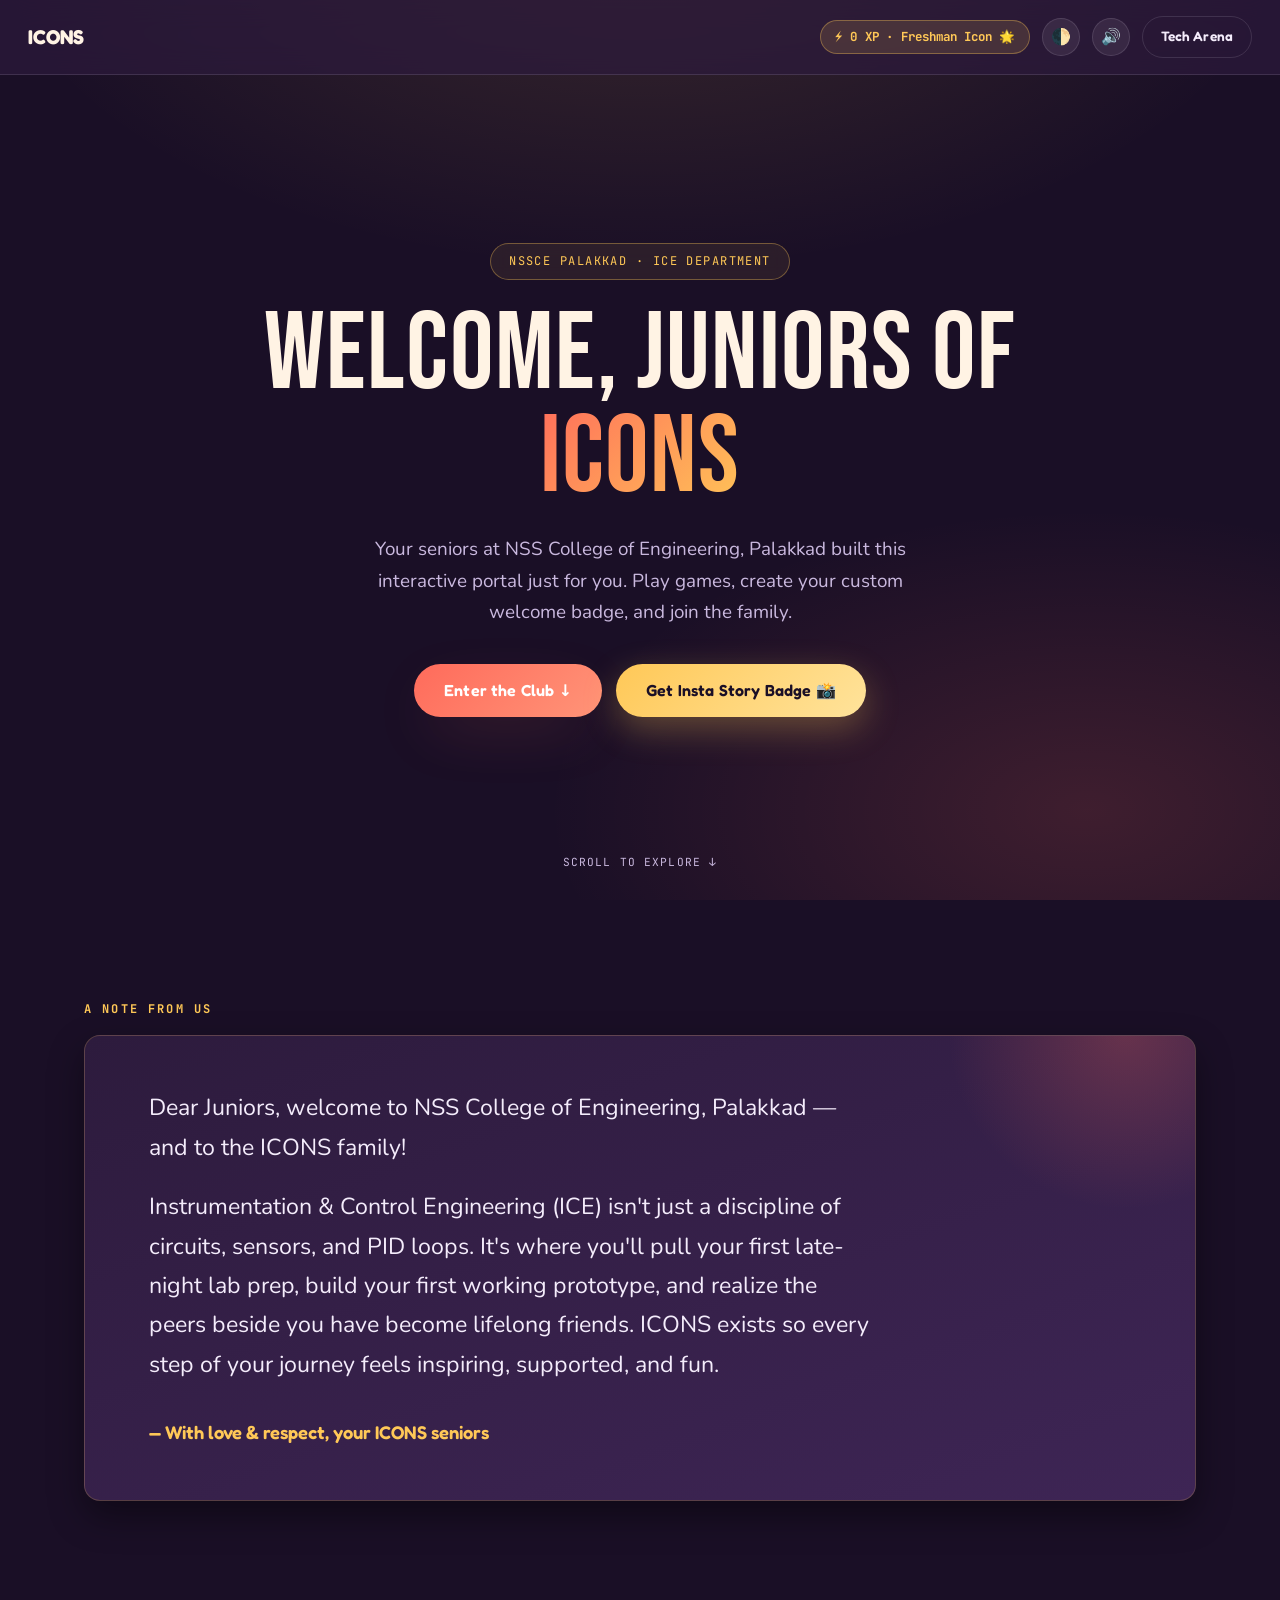
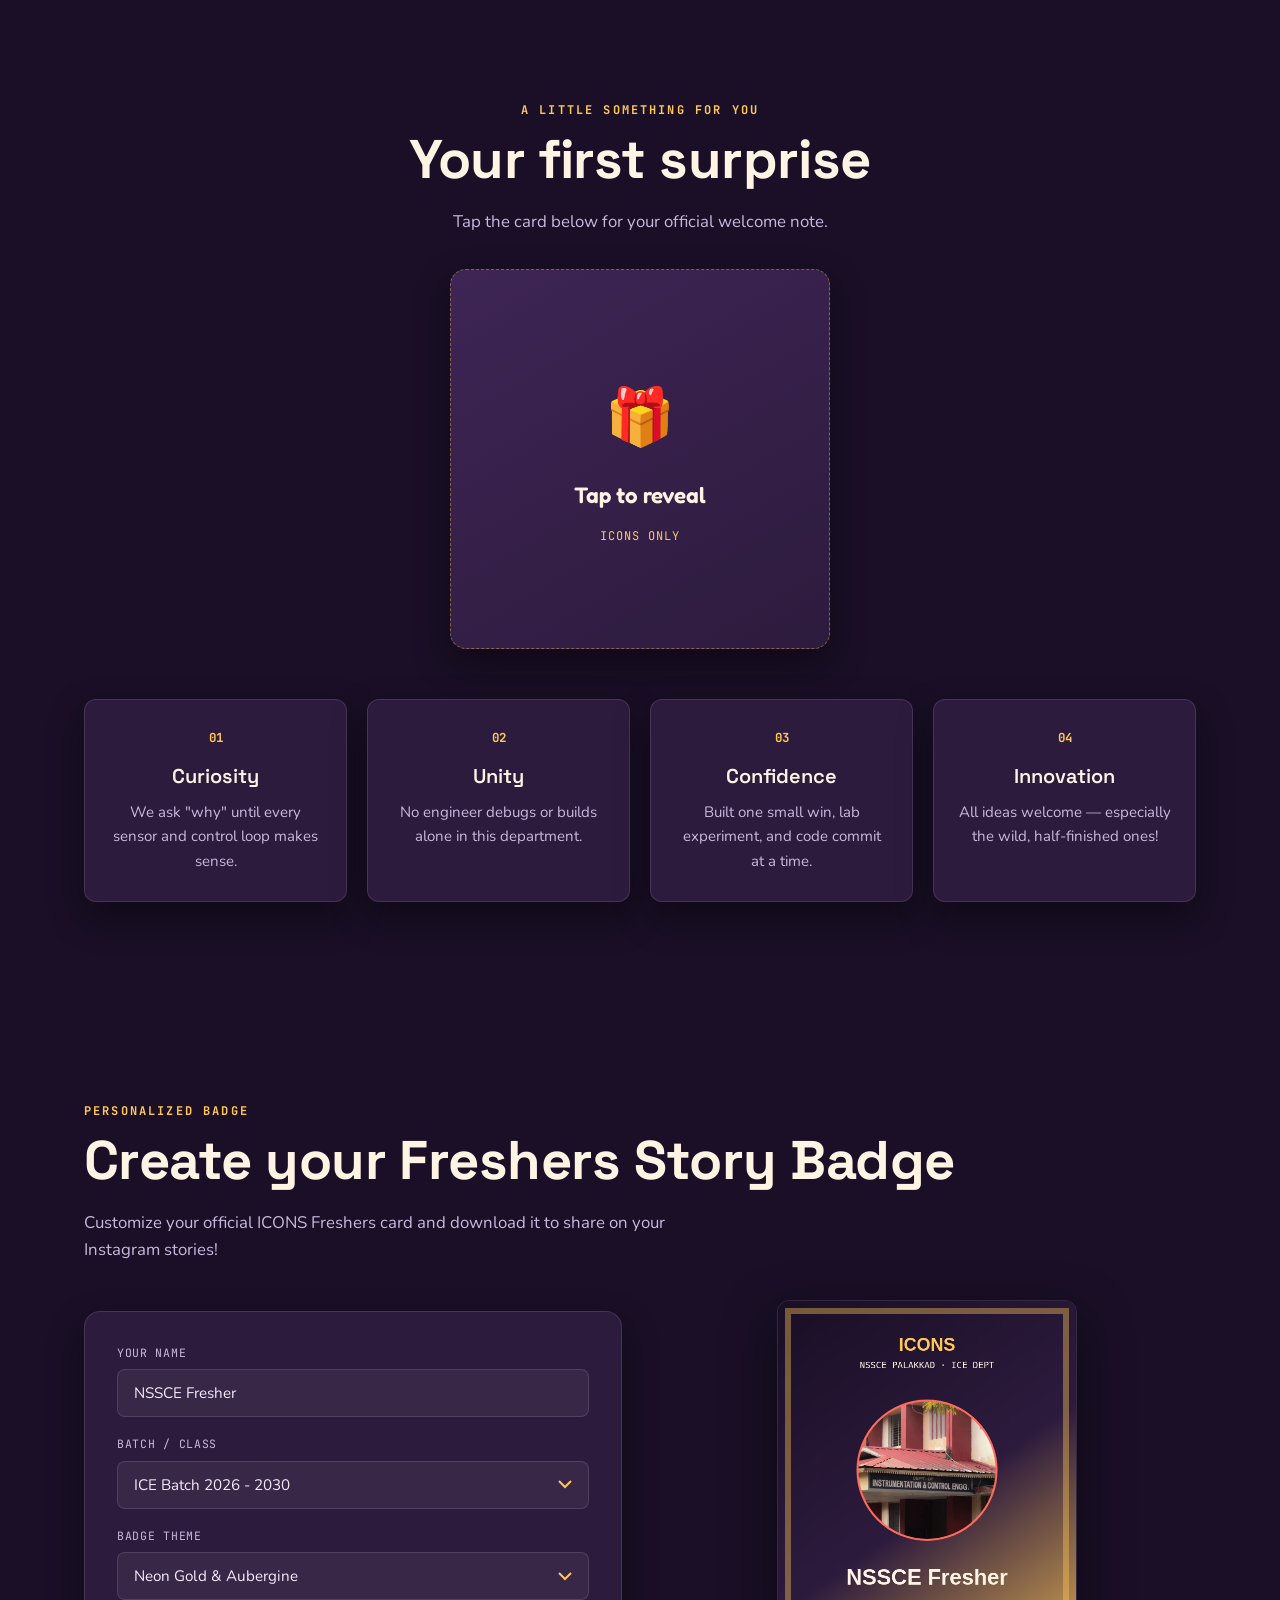
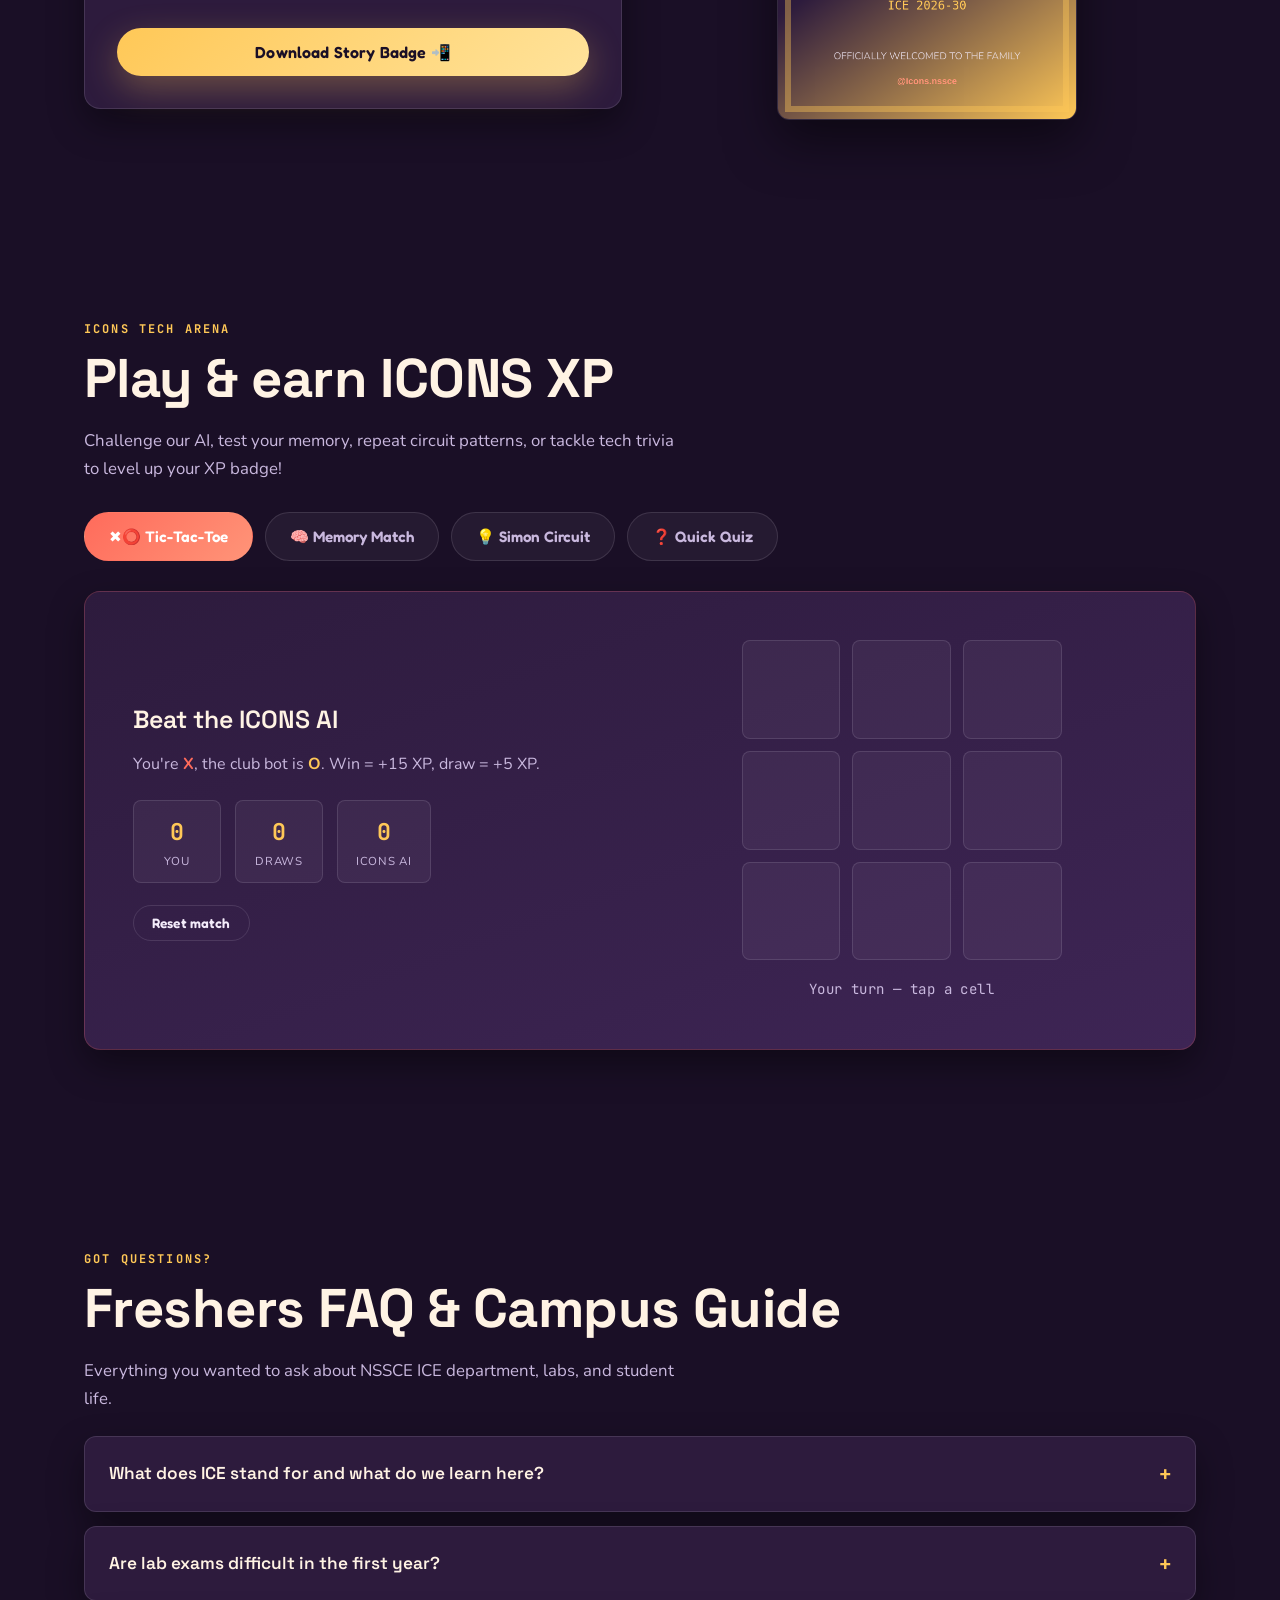
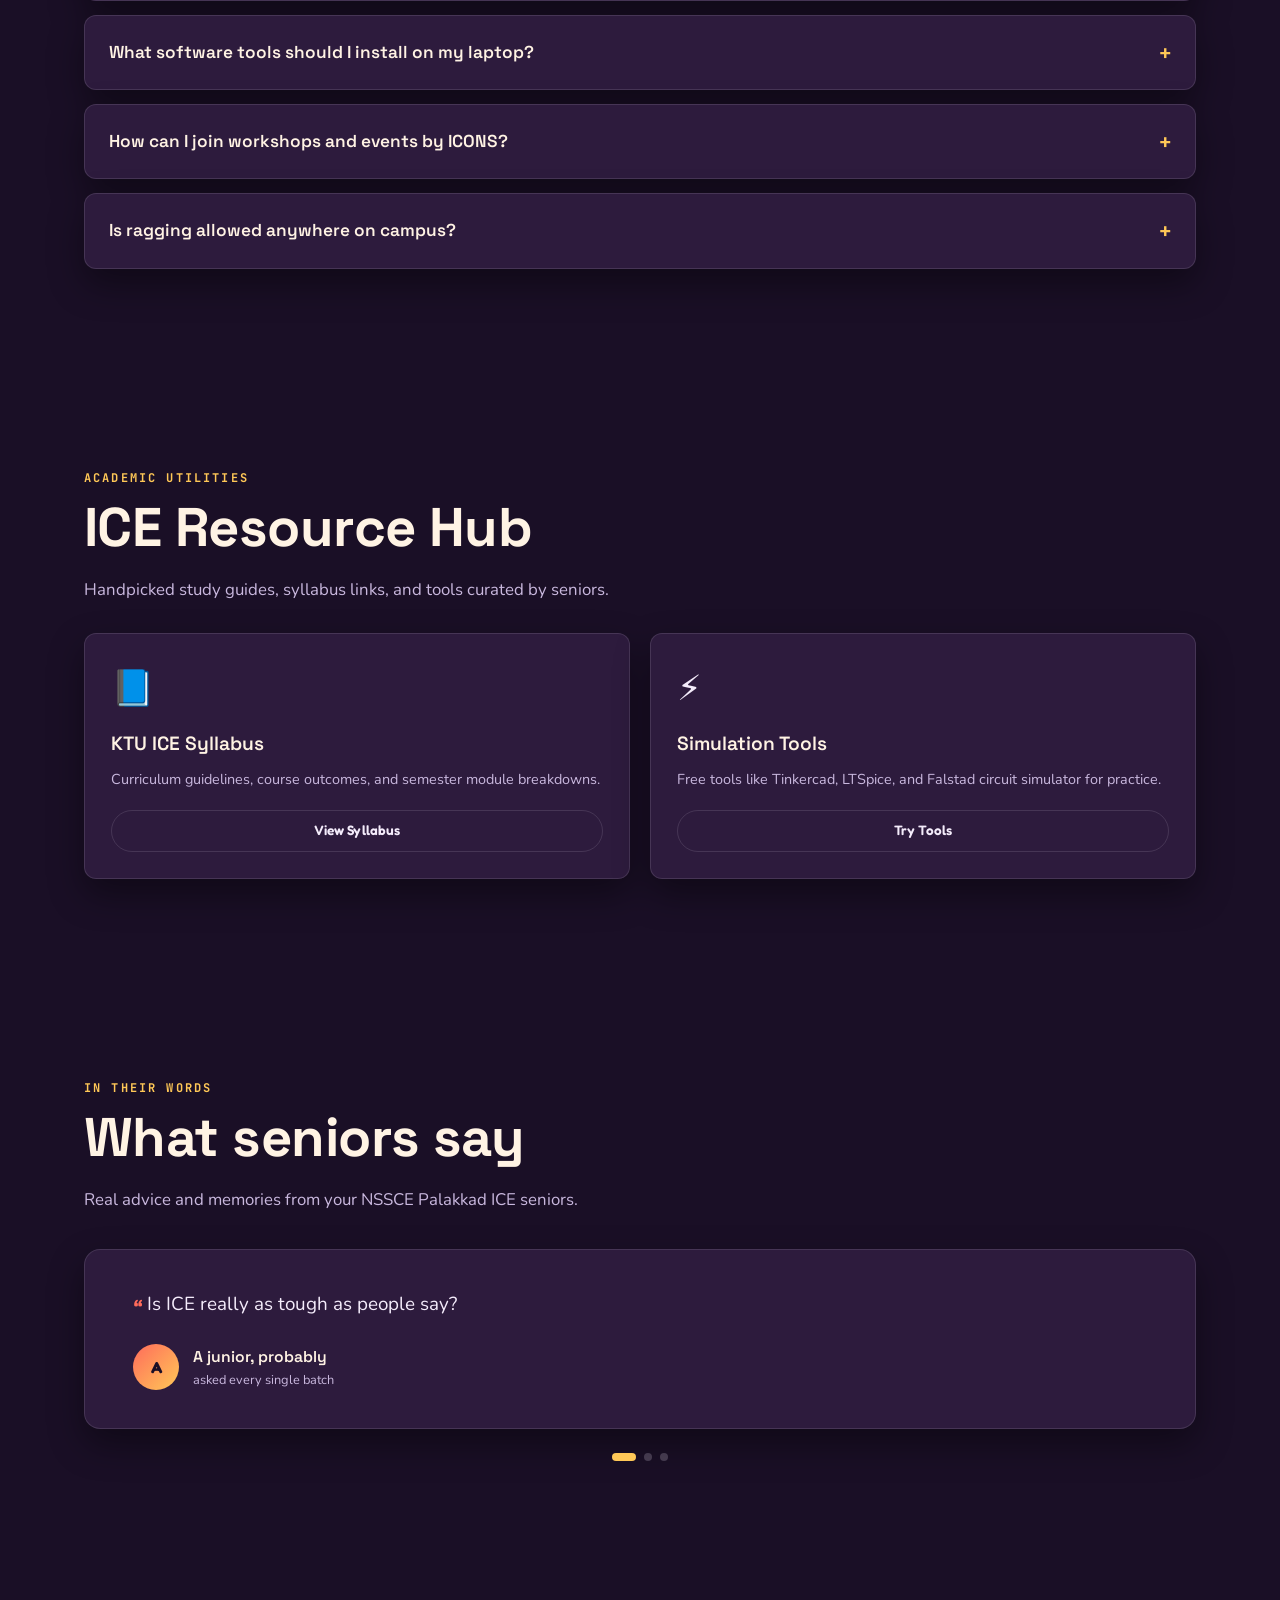
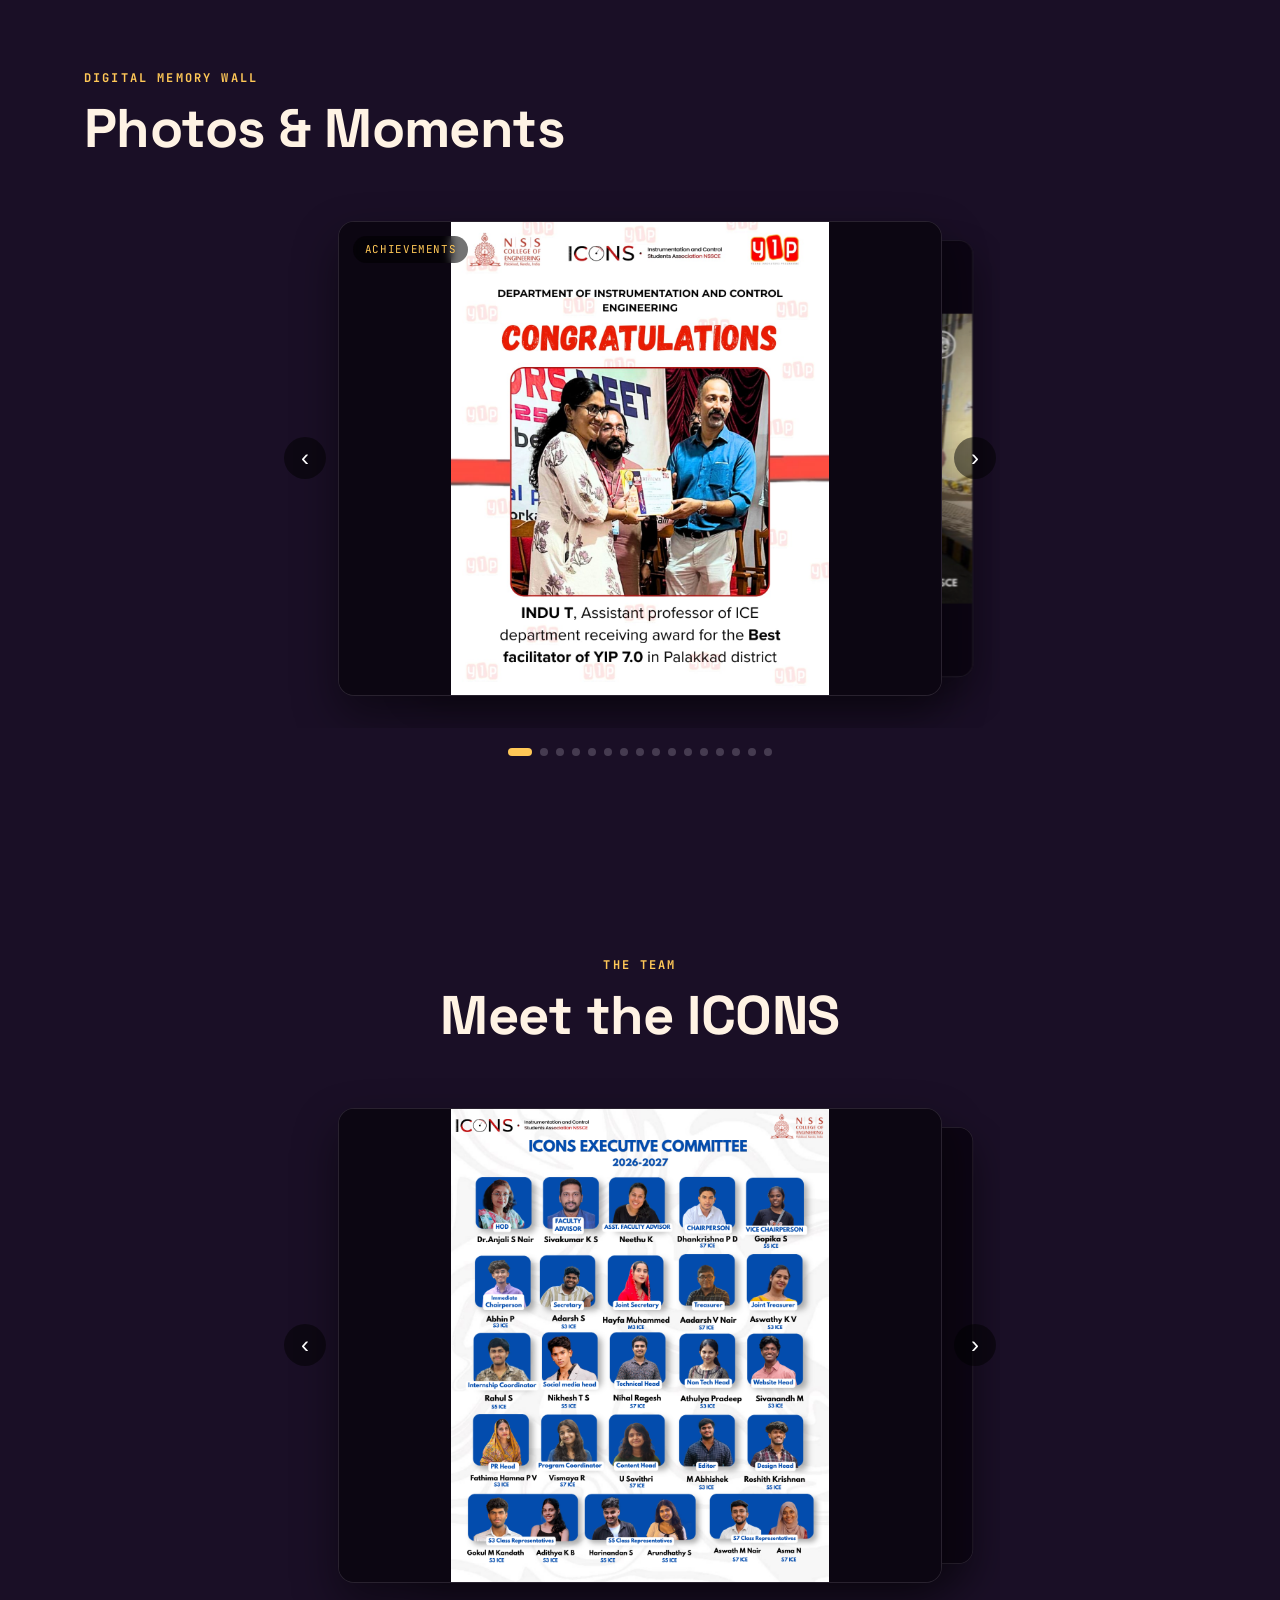
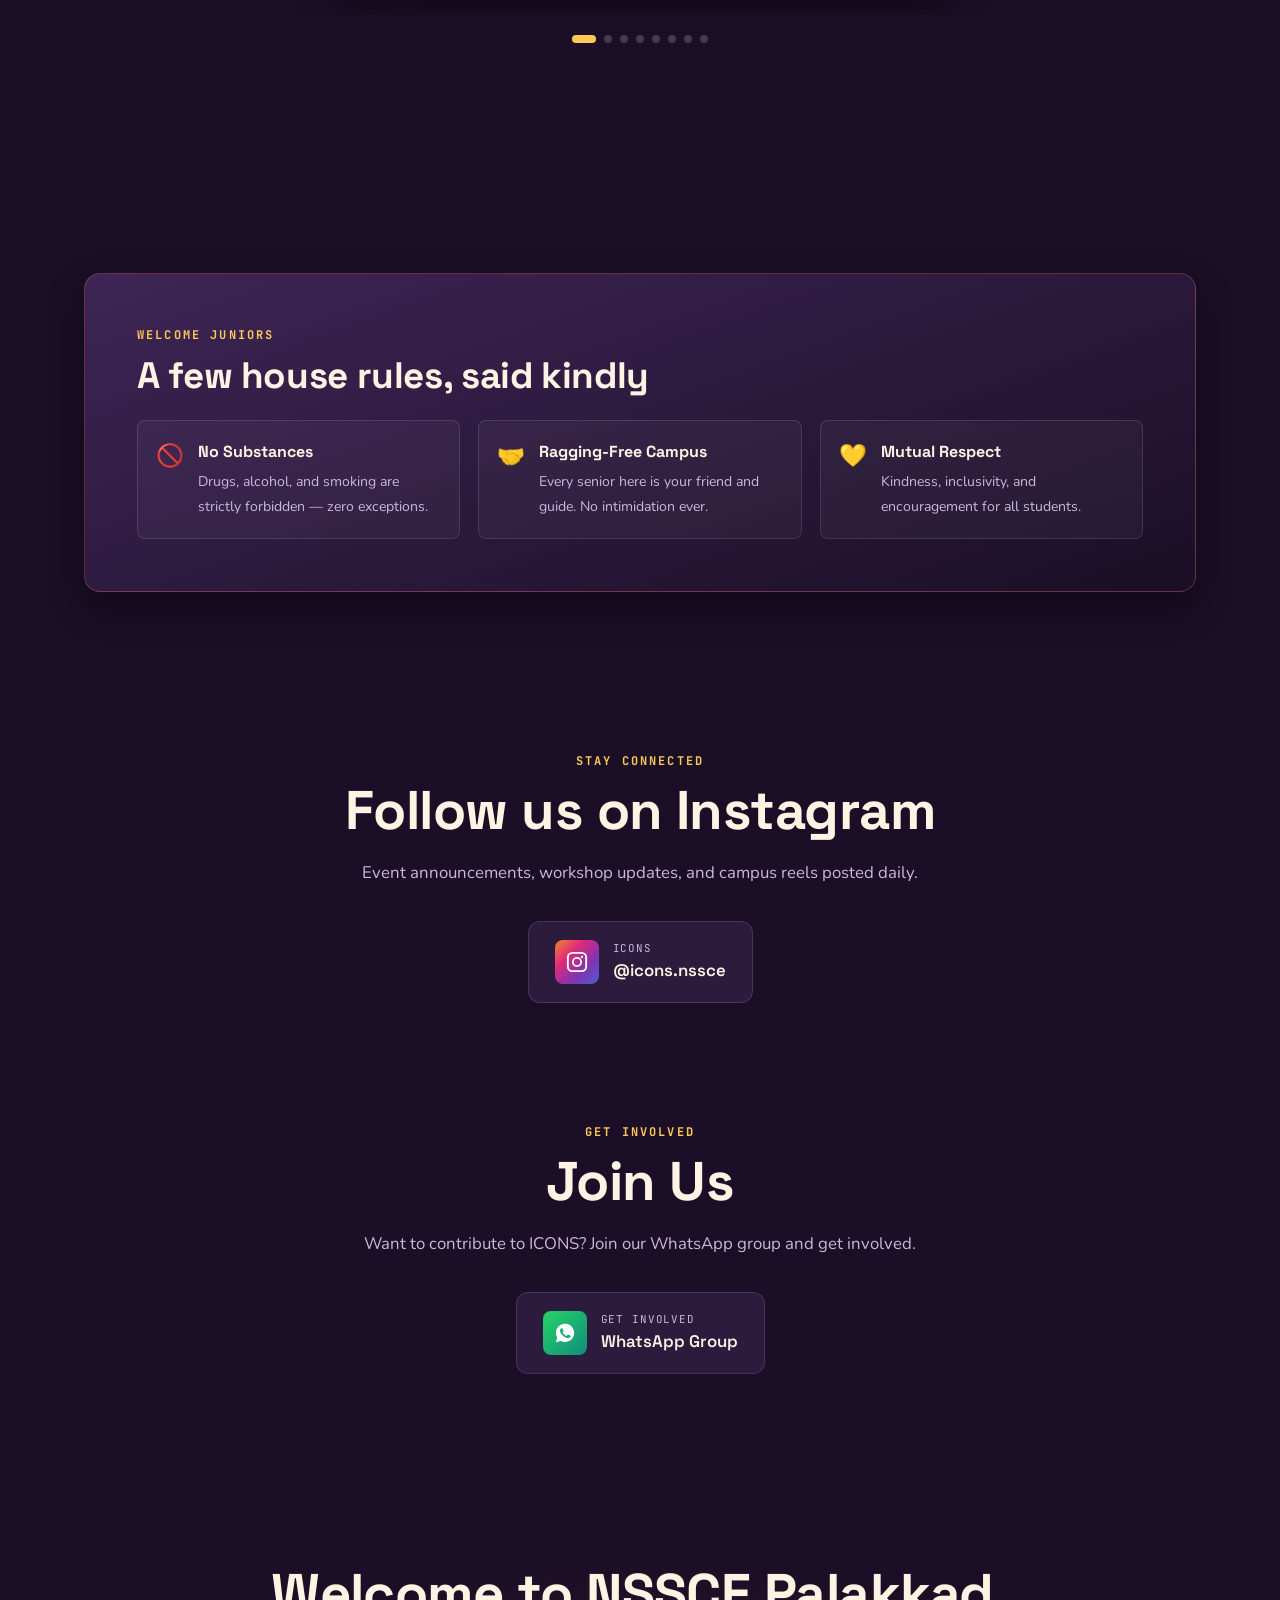
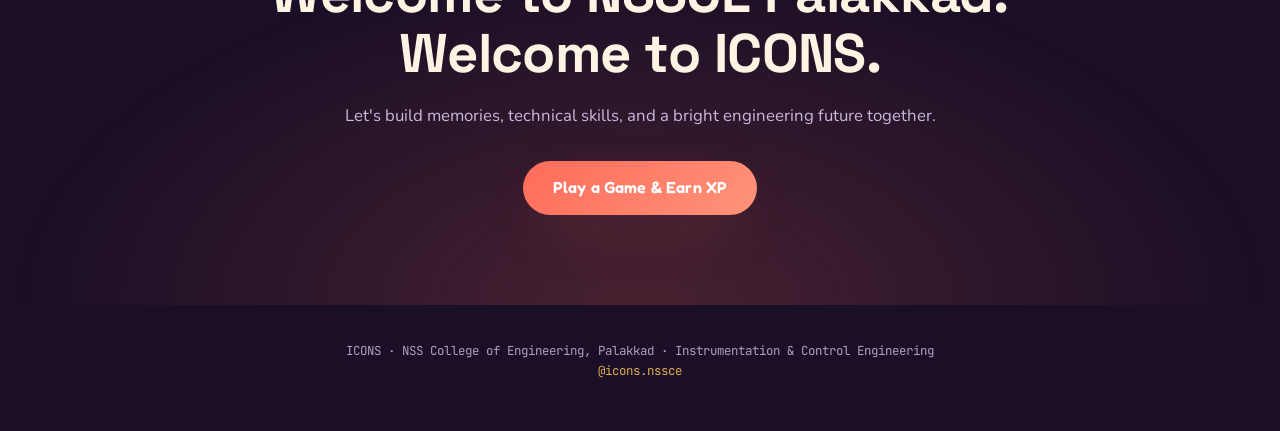
<file: index.html>
<!DOCTYPE html>
<html lang="en" data-theme="dark">
<head>
<meta charset="UTF-8">
<meta name="viewport" content="width=device-width, initial-scale=1, viewport-fit=cover">
<title>ICONS — Welcome, NSSCE Palakkad Juniors</title>
<meta name="theme-color" content="#1A0F26">
<meta name="description" content="An ultra-modern, cinematic tech portal for NSSCE Palakkad Instrumentation & Control Engineering (ICE) juniors built by ICONS seniors.">

<!-- Open Graph / Social Sharing -->
<meta property="og:title" content="ICONS — Welcome, NSSCE Palakkad Juniors">
<meta property="og:description" content="Interactive 3D tech portal, games, Insta story badge builder, freshers FAQ & study resources.">
<meta property="og:type" content="website">

<link rel="preconnect" href="https://fonts.googleapis.com">
<link rel="preconnect" href="https://fonts.gstatic.com" crossorigin>
<link href="https://fonts.googleapis.com/css2?family=Bebas+Neue&family=Space+Grotesk:wght@500;600;700&family=Fredoka:wght@500;600;700&family=Nunito:wght@400;600;700;800&family=JetBrains+Mono:wght@400;500;700&display=swap" rel="stylesheet">

<link rel="stylesheet" href="style.css">
</head>
<body>

<!-- Particle Canvas & Confetti -->
<canvas id="heroCanvas"></canvas>
<canvas id="confettiCanvas"></canvas>

<!-- LOADER -->
<div id="loader">
  <div class="loader-mark">ICONS</div>
  <div class="loader-track"><div class="loader-fill" id="loaderFill"></div></div>
  <div class="loader-pct" id="loaderPct">0% — WARMING UP THE WELCOME</div>
</div>

<!-- NAV -->
<nav>
  <div class="logo">ICONS</div>
  <div class="nav-right">
    <div class="xp-pill" id="xpPill" title="Your total XP earned">⚡ <span id="xpVal">0</span> XP · <span id="rankVal">Freshman</span></div>
    <button class="icon-btn" id="themeToggleBtn" aria-label="Toggle Theme">🌓</button>
    <button class="icon-btn" id="soundToggleBtn" aria-label="Toggle Sound FX">🔊</button>
    <a href="#games" class="btn ghost small">Tech Arena</a>
  </div>
</nav>

<!-- HERO -->
<header class="hero">
  <div class="hero-content">
    <div class="hero-badge">NSSCE Palakkad · ICE Department</div>
    <h1 class="hero-title">Welcome, Juniors of <span class="accent">ICONS</span></h1>
    <p class="hero-tagline">Your seniors at NSS College of Engineering, Palakkad built this interactive portal just for you. Play games, create your custom welcome badge, and join the family.</p>

    <div class="hero-actions">
      <a href="#welcome" class="btn">Enter the Club ↓</a>
      <a href="#badgeBuilder" class="btn gold">Get Insta Story Badge 📸</a>
    </div>
  </div>
  <div class="scroll-hint">Scroll to explore ↓</div>
</header>

<!-- WELCOME MESSAGE -->
<section class="section" id="welcome">
  <div class="eyebrow reveal">A note from us</div>
  <div class="welcome-card reveal delay-1" style="margin-top:16px;">
    <p>Dear Juniors, welcome to NSS College of Engineering, Palakkad — and to the ICONS family!</p>
    <p>Instrumentation &amp; Control Engineering (ICE) isn't just a discipline of circuits, sensors, and PID loops. It's where you'll pull your first late-night lab prep, build your first working prototype, and realize the peers beside you have become lifelong friends. ICONS exists so every step of your journey feels inspiring, supported, and fun.</p>
    <div class="welcome-sign">— With love &amp; respect, your ICONS seniors</div>
  </div>
</section>

<!-- SURPRISE REVEAL -->
<section class="section surprise-wrap">
  <div class="eyebrow reveal">A little something for you</div>
  <h2 class="section-title reveal delay-1">Your first surprise</h2>
  <p class="section-sub reveal delay-1" style="margin:0 auto;">Tap the card below for your official welcome note.</p>
  <div class="surprise-card reveal delay-2" id="surpriseCard" tabindex="0" role="button" aria-label="Tap to reveal surprise message">
    <div class="surprise-inner">
      <div class="surprise-face surprise-front">
        <div class="icon">🎁</div>
        <div class="label">Tap to reveal</div>
        <div class="hint">ICONS only</div>
      </div>
      <div class="surprise-face surprise-back">
        <div class="icon">✨</div>
        <div class="label">You belong here!</div>
        <div class="sub">Whatever lab, exam, or project comes your way — we've got your back 100%. Welcome home!</div>
      </div>
    </div>
  </div>

  <div class="values reveal delay-3">
    <div class="value-card"><div class="num">01</div><h3>Curiosity</h3><p>We ask "why" until every sensor and control loop makes sense.</p></div>
    <div class="value-card"><div class="num">02</div><h3>Unity</h3><p>No engineer debugs or builds alone in this department.</p></div>
    <div class="value-card"><div class="num">03</div><h3>Confidence</h3><p>Built one small win, lab experiment, and code commit at a time.</p></div>
    <div class="value-card"><div class="num">04</div><h3>Innovation</h3><p>All ideas welcome — especially the wild, half-finished ones!</p></div>
  </div>
</section>

<!-- INSTA STORY BADGE BUILDER -->
<section class="section" id="badgeBuilder">
  <div class="eyebrow reveal">Personalized Badge</div>
  <h2 class="section-title reveal delay-1">Create your Freshers Story Badge</h2>
  <p class="section-sub reveal delay-1">Customize your official ICONS Freshers card and download it to share on your Instagram stories!</p>

  <div class="badge-builder-grid reveal delay-2">
    <div class="badge-form">
      <div class="field">
        <label for="badgeName">Your Name</label>
        <input type="text" id="badgeName" placeholder="e.g. Rahul Sharma" value="NSSCE Fresher" maxlength="24">
      </div>
      <div class="field">
        <label for="badgeBatch">Batch / Class</label>
        <select id="badgeBatch">
          <option value="ICE 2026-30">ICE Batch 2026 - 2030</option>
          <option value="ICE 2025-29">ICE Batch 2025 - 2029</option>
          <option value="Instrumentation & Control">Instrumentation &amp; Control</option>
        </select>
      </div>
      <div class="field">
        <label for="badgeTheme">Badge Theme</label>
        <select id="badgeTheme">
          <option value="gold">Neon Gold &amp; Aubergine</option>
          <option value="coral">Cyber Coral &amp; Crimson</option>
          <option value="emerald">Electric Emerald &amp; Dark</option>
          <option value="solar">Solar Gold &amp; Light</option>
        </select>
      </div>
      <button class="btn gold" id="downloadBadgeBtn" style="width:100%; margin-top:10px;">Download Story Badge 📲</button>
    </div>

    <div class="badge-preview-box">
      <canvas id="badgeCanvas" width="600" height="840"></canvas>
    </div>
  </div>
</section>

<!-- GAMES HUB & TECH ARENA -->
<section class="section" id="games">
  <div class="eyebrow reveal">ICONS Tech Arena</div>
  <h2 class="section-title reveal delay-1">Play &amp; earn ICONS XP</h2>
  <p class="section-sub reveal delay-1">Challenge our AI, test your memory, repeat circuit patterns, or tackle tech trivia to level up your XP badge!</p>

  <div class="game-select reveal delay-2">
    <button class="game-pill active" data-game="ttt">✖️⭕ Tic-Tac-Toe</button>
    <button class="game-pill" data-game="memory">🧠 Memory Match</button>
    <button class="game-pill" data-game="simon">💡 Simon Circuit</button>
    <button class="game-pill" data-game="quiz">❓ Quick Quiz</button>
  </div>

  <!-- TIC TAC TOE -->
  <div class="game-panel active" id="panel-ttt">
    <div class="game-grid-layout">
      <div class="game-info">
        <h3>Beat the ICONS AI</h3>
        <p>You're <strong style="color:var(--coral)">X</strong>, the club bot is <strong style="color:var(--gold)">O</strong>. Win = +15 XP, draw = +5 XP.</p>
        <div class="scoreboard">
          <div class="score"><div class="n" id="scoreYou">0</div><div class="l">You</div></div>
          <div class="score"><div class="n" id="scoreDraw">0</div><div class="l">Draws</div></div>
          <div class="score"><div class="n" id="scoreAI">0</div><div class="l">Icons AI</div></div>
        </div>
        <button class="btn ghost small" id="resetGame">Reset match</button>
      </div>
      <div>
        <div class="board" id="board"></div>
        <div class="game-status" id="gameStatus">Your turn — tap a cell</div>
      </div>
    </div>
  </div>

  <!-- MEMORY MATCH -->
  <div class="game-panel" id="panel-memory">
    <div class="game-grid-layout">
      <div class="game-info">
        <h3>Memory Match</h3>
        <p>Flip cards to find all 8 engineering pairs. Fewer moves earn higher XP payouts (up to +50 XP)!</p>
        <div class="scoreboard">
          <div class="score"><div class="n" id="memMoves">0</div><div class="l">Moves</div></div>
          <div class="score"><div class="n" id="memPairs">0/8</div><div class="l">Pairs</div></div>
        </div>
        <button class="btn ghost small" id="resetMemory">New shuffle</button>
      </div>
      <div>
        <div class="memory-grid" id="memoryGrid"></div>
        <div class="game-status" id="memStatus">Find the matching pairs</div>
      </div>
    </div>
  </div>

  <!-- SIMON CIRCUIT (PATTERN MEMORY) -->
  <div class="game-panel" id="panel-simon">
    <div class="game-grid-layout">
      <div class="game-info">
        <h3>Simon Circuit</h3>
        <p>Repeat the glowing LED circuit pattern sequence. Reach step 5 for +25 XP!</p>
        <div class="scoreboard">
          <div class="score"><div class="n" id="simonScore">0</div><div class="l">Level</div></div>
          <div class="score"><div class="n" id="simonBest">0</div><div class="l">Best</div></div>
        </div>
        <button class="btn ghost small" id="startSimon">Start Circuit</button>
      </div>
      <div>
        <div class="simon-grid">
          <div class="simon-pad simon-red" data-pad="0">🔴</div>
          <div class="simon-pad simon-blue" data-pad="1">🔵</div>
          <div class="simon-pad simon-green" data-pad="2">🟢</div>
          <div class="simon-pad simon-yellow" data-pad="3">🟡</div>
        </div>
        <div class="game-status" id="simonStatus">Press 'Start Circuit' to begin</div>
      </div>
    </div>
  </div>

  <!-- QUIZ -->
  <div class="game-panel" id="panel-quiz">
    <div class="game-grid-layout">
      <div class="game-info">
        <h3>Quick Tech Quiz</h3>
        <p>5 quick questions on ICE, circuits, and control systems. Earn +10 XP for every correct answer!</p>
        <div class="scoreboard">
          <div class="score"><div class="n" id="quizScore">0</div><div class="l">Correct</div></div>
          <div class="score"><div class="n" id="quizTotal">5</div><div class="l">Questions</div></div>
        </div>
        <button class="btn ghost small" id="resetQuiz">Restart quiz</button>
      </div>
      <div>
        <div class="quiz-progress" id="quizProgress">Question 1 of 5</div>
        <div class="quiz-q" id="quizQ">Loading question…</div>
        <div class="quiz-options" id="quizOptions"></div>
      </div>
    </div>
  </div>
</section>

<!-- FRESHERS FAQ ACCORDION -->
<section class="section">
  <div class="eyebrow reveal">Got questions?</div>
  <h2 class="section-title reveal delay-1">Freshers FAQ &amp; Campus Guide</h2>
  <p class="section-sub reveal delay-1">Everything you wanted to ask about NSSCE ICE department, labs, and student life.</p>

  <div class="faq-list reveal delay-2" id="faqList" style="margin-top:24px;">
    <div class="faq-item">
      <div class="faq-q">What does ICE stand for and what do we learn here?</div>
      <div class="faq-a">Instrumentation &amp; Control Engineering (ICE) focuses on automation, sensors, process control, robotics, embedded systems, and industrial signal processing. You'll master both hardware and software!</div>
    </div>
    <div class="faq-item">
      <div class="faq-q">Are lab exams difficult in the first year?</div>
      <div class="faq-a">Not at all! As long as you understand basic circuit logic and complete your lab record regularly, lab exams are straightforward. Plus, seniors are always around to help you review before viva!</div>
    </div>
    <div class="faq-item">
      <div class="faq-q">What software tools should I install on my laptop?</div>
      <div class="faq-a">We recommend installing VS Code, Python 3, MATLAB / GNU Octave, Arduino IDE, and Proteus / LTSpice for circuit simulations.</div>
    </div>
    <div class="faq-item">
      <div class="faq-q">How can I join workshops and events by ICONS?</div>
      <div class="faq-a">Follow our official Instagram @icons.nssce and join our WhatsApp announcements group to stay updated. All workshops (Arduino, Web Dev, IoT, AI) are open to all ICE juniors!</div>
    </div>
    <div class="faq-item">
      <div class="faq-q">Is ragging allowed anywhere on campus?</div>
      <div class="faq-a">Strictly ZERO tolerance! NSSCE Palakkad is a 100% anti-ragging campus. Seniors are here to guide, mentor, and support you as family.</div>
    </div>
  </div>
</section>

<!-- ICE RESOURCE HUB -->
<section class="section">
  <div class="eyebrow reveal">Academic Utilities</div>
  <h2 class="section-title reveal delay-1">ICE Resource Hub</h2>
  <p class="section-sub reveal delay-1">Handpicked study guides, syllabus links, and tools curated by seniors.</p>

  <div class="resource-grid reveal delay-2">
    <div class="res-card">
      <div>
        <div class="res-icon">📘</div>
        <h3>KTU ICE Syllabus</h3>
        <p>Curriculum guidelines, course outcomes, and semester module breakdowns.</p>
      </div>
      <a class="btn ghost small" href="files/syllabus_first_years.pdf" download="ICE_Syllabus_First_Year.pdf">View Syllabus</a>
    </div>
    <div class="res-card">
      <div>
        <div class="res-icon">⚡</div>
        <h3>Simulation Tools</h3>
        <p>Free tools like Tinkercad, LTSpice, and Falstad circuit simulator for practice.</p>
      </div>
      <a class="btn ghost small" href="simulation-tools.html">Try Tools</a>
    </div>
  </div>
</section>

<!-- TESTIMONIALS -->
<section class="section">
  <div class="eyebrow reveal">In their words</div>
  <h2 class="section-title reveal delay-1">What seniors say</h2>
  <p class="section-sub reveal delay-1">Real advice and memories from your NSSCE Palakkad ICE seniors.</p>
  <div class="testimonial-wrap reveal delay-2">
    <div class="testimonial active">
      <div class="t-quote">Is ICE really as tough as people say?</div>
      <div class="t-person"><div class="t-avatar">A</div><div><div class="t-name">A junior, probably</div><div class="t-role">asked every single batch</div></div></div>
    </div>
    <div class="testimonial">
      <div class="t-quote">Only in the first couple of weeks! Once you get used to lab setups and circuit theory, it becomes deeply rewarding.</div>
      <div class="t-person"><div class="t-avatar">S</div><div><div class="t-name">A senior, definitely</div><div class="t-role">3rd Year, ICE</div></div></div>
    </div>
    <div class="testimonial">
      <div class="t-quote">The bond in the ICE department is unbeatable. Seniors and juniors build real projects together.</div>
      <div class="t-person"><div class="t-avatar">M</div><div><div class="t-name">ICONS Member</div><div class="t-role">Final Year</div></div></div>
    </div>
    <div class="t-dots" id="tDots"></div>
  </div>
</section>

<!-- DIGITAL MEMORY WALL -->
<section class="section">
  <div class="eyebrow reveal">Digital Memory Wall</div>
  <h2 class="section-title reveal delay-1">Photos &amp; Moments</h2>
  <div class="slideshow reveal delay-2" id="photoSlideshow">
    <div class="slideshow-viewport">
      <div class="slideshow-track" id="slideshowTrack"></div>
      <button class="slideshow-arrow prev" id="slidePrev" aria-label="Previous photo">‹</button>
      <button class="slideshow-arrow next" id="slideNext" aria-label="Next photo">›</button>
    </div>
    <div class="slideshow-dots" id="slideDots"></div>
  </div>
</section>

<!-- MEET THE ICONS -->
<section class="section" style="text-align:center;">
  <div class="eyebrow reveal">The Team</div>
  <h2 class="section-title reveal delay-1">Meet the ICONS</h2>
  <div class="slideshow reveal delay-2" id="iconsSlideshow">
    <div class="slideshow-viewport">
      <div class="slideshow-track" id="iconsSlideshowTrack"></div>
      <button class="slideshow-arrow prev" id="iconsSlidePrev" aria-label="Previous photo">‹</button>
      <button class="slideshow-arrow next" id="iconsSlideNext" aria-label="Next photo">›</button>
    </div>
    <div class="slideshow-dots" id="iconsSlideDots"></div>
  </div>
</section>

<!-- RULES & CONDUCT -->
<section class="section">
  <div class="rules-card reveal">
    <div class="eyebrow">Welcome Juniors</div>
    <h2 class="section-title" style="font-size:clamp(1.6rem, 4vw, 2.3rem);">A few house rules, said kindly</h2>
    <div class="rules-grid">
      <div class="rule"><span class="ic">🚫</span><div><strong>No Substances</strong><span>Drugs, alcohol, and smoking are strictly forbidden — zero exceptions.</span></div></div>
      <div class="rule"><span class="ic">🤝</span><div><strong>Ragging-Free Campus</strong><span>Every senior here is your friend and guide. No intimidation ever.</span></div></div>
      <div class="rule"><span class="ic">💛</span><div><strong>Mutual Respect</strong><span>Kindness, inclusivity, and encouragement for all students.</span></div></div>
    </div>
  </div>
</section>

<!-- FOLLOW US -->
<section class="section" style="text-align:center; padding-top:60px; padding-bottom:60px;">
  <div class="eyebrow reveal">Stay Connected</div>
  <h2 class="section-title reveal delay-1">Follow us on Instagram</h2>
  <p class="section-sub reveal delay-1" style="margin:0 auto;">Event announcements, workshop updates, and campus reels posted daily.</p>
  <div class="social-strip reveal delay-2">
    <a class="social-card" href="https://instagram.com/icons.nssce" target="_blank" rel="noopener">
      <div class="social-icon"><svg viewBox="0 0 24 24" fill="none" xmlns="http://www.w3.org/2000/svg"><rect x="2" y="2" width="20" height="20" rx="5" stroke="white" stroke-width="2"/><circle cx="12" cy="12" r="4.5" stroke="white" stroke-width="2"/><circle cx="17.5" cy="6.5" r="1.2" fill="white"/></svg></div>
      <div class="social-text"><div class="social-label">ICONS</div><div class="social-handle">@icons.nssce</div></div>
    </a>
  </div>
</section>

<!-- JOIN US -->
<section class="section" style="text-align:center; padding-top:60px; padding-bottom:60px;">
  <div class="eyebrow reveal">Get Involved</div>
  <h2 class="section-title reveal delay-1">Join Us</h2>
  <p class="section-sub reveal delay-1" style="margin:0 auto;">Want to contribute to ICONS? Join our WhatsApp group and get involved.</p>
  <div class="social-strip reveal delay-2">
    <a class="social-card" href="https://chat.whatsapp.com/DaCSJsSrwIVBUxGbklmOte?s=qt&p=a&ilr=4" target="_blank" rel="noopener">
      <div class="social-icon whatsapp"><svg viewBox="0 0 24 24" xmlns="http://www.w3.org/2000/svg"><path fill="white" d="M12.04 2C6.58 2 2.13 6.45 2.13 11.91c0 1.75.46 3.45 1.32 4.95L2.05 22l5.25-1.38c1.45.79 3.08 1.21 4.74 1.21h.01c5.46 0 9.9-4.45 9.9-9.91C21.96 6.45 17.5 2 12.04 2zm5.78 14.13c-.24.68-1.4 1.32-1.93 1.4-.5.08-1.11.11-1.79-.11-.41-.13-.94-.31-1.62-.6-2.85-1.23-4.71-4.09-4.85-4.28-.14-.19-1.16-1.54-1.16-2.94 0-1.4.73-2.09 1-2.37.27-.28.58-.35.77-.35.19 0 .39 0 .56.01.18.01.42-.07.66.5.24.58.82 2 .89 2.14.07.14.12.31.02.5-.1.19-.15.31-.29.48-.14.17-.3.38-.43.51-.14.14-.29.29-.12.57.17.28.75 1.24 1.61 2.01 1.11 1 2.04 1.31 2.32 1.46.28.14.44.12.61-.07.17-.19.71-.83.9-1.11.19-.28.38-.24.64-.15.26.1 1.66.79 1.94.93.28.14.47.21.54.33.07.12.07.68-.17 1.36z"/></svg></div>
      <div class="social-text"><div class="social-label">Get Involved</div><div class="social-handle">WhatsApp Group</div></div>
    </a>
  </div>
</section>

<!-- FINAL CTA -->
<section class="final-cta reveal">
  <h2 class="section-title" style="font-size:clamp(2.1rem, 6vw, 3.4rem);">Welcome to NSSCE Palakkad.<br>Welcome to ICONS.</h2>
  <p class="section-sub" style="margin:16px auto 32px;">Let's build memories, technical skills, and a bright engineering future together.</p>
  <a href="#games" class="btn">Play a Game &amp; Earn XP</a>
</section>

<footer>
  ICONS · NSS College of Engineering, Palakkad · Instrumentation &amp; Control Engineering<br>
  <a href="https://instagram.com/icons.nssce" target="_blank" rel="noopener" style="color:var(--gold);">@icons.nssce</a>
</footer>

<div id="toast"></div>

<script src="index.js"></script>
</body>
</html>
</file>
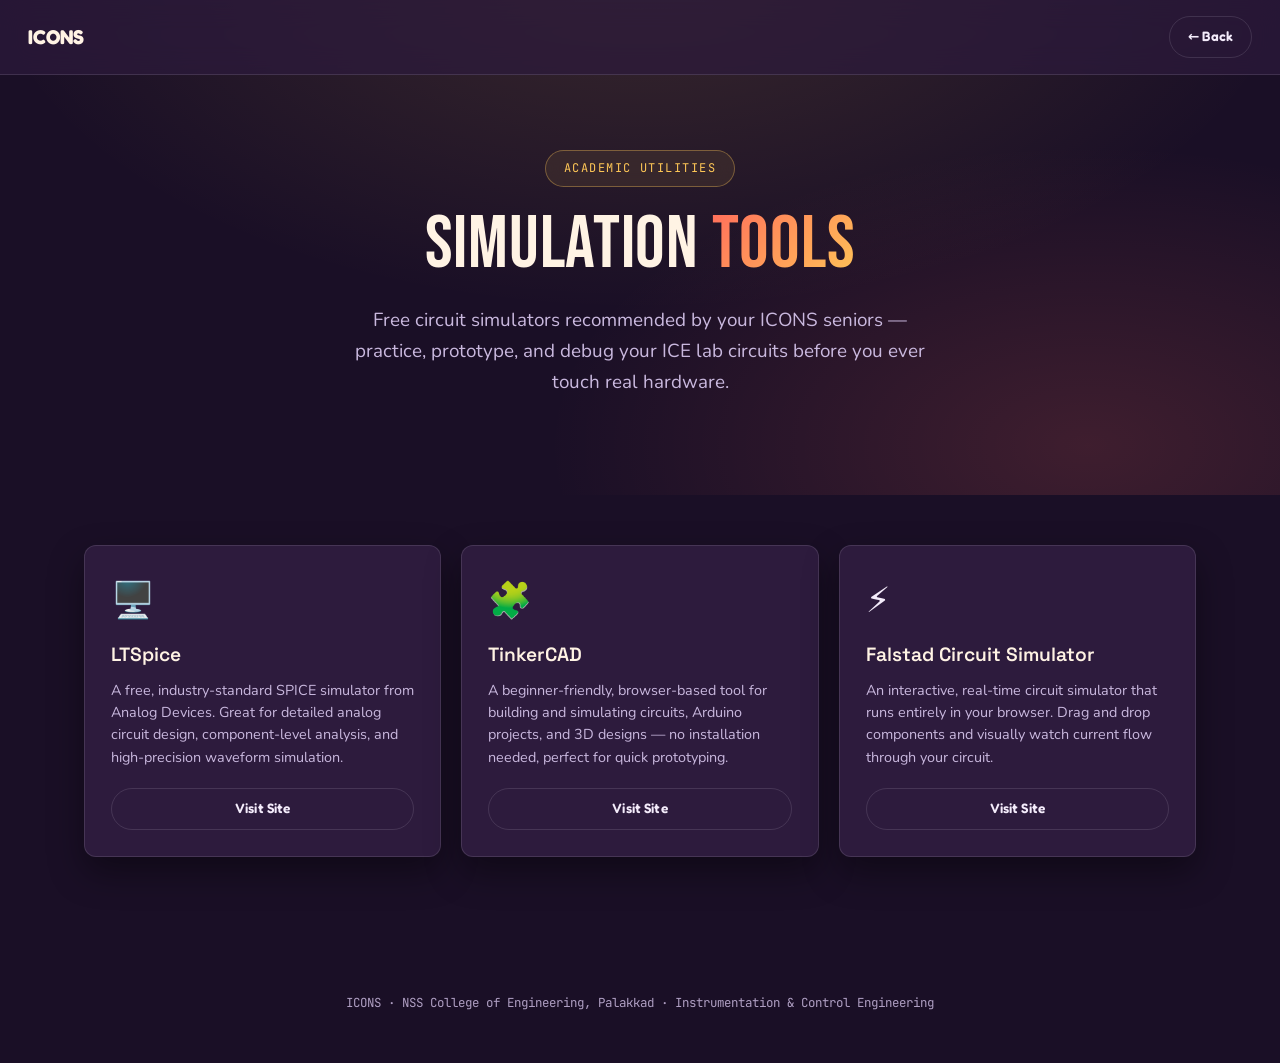
<file: simulation-tools.html>
<!DOCTYPE html>
<html lang="en" data-theme="dark">
<head>
<meta charset="UTF-8">
<meta name="viewport" content="width=device-width, initial-scale=1, viewport-fit=cover">
<title>Simulation Tools — ICONS</title>
<meta name="theme-color" content="#1A0F26">
<meta name="description" content="Free circuit simulation tools recommended by ICONS — LTSpice, TinkerCAD, and Falstad Circuit Simulator.">

<link rel="preconnect" href="https://fonts.googleapis.com">
<link rel="preconnect" href="https://fonts.gstatic.com" crossorigin>
<link href="https://fonts.googleapis.com/css2?family=Bebas+Neue&family=Space+Grotesk:wght@500;600;700&family=Fredoka:wght@500;600;700&family=Nunito:wght@400;600;700;800&family=JetBrains+Mono:wght@400;500;700&display=swap" rel="stylesheet">

<link rel="stylesheet" href="style.css">
</head>
<body>

<!-- NAV -->
<nav>
  <a href="index.html" class="logo">ICONS</a>
  <div class="nav-right">
    <a href="index.html" class="btn ghost small">← Back</a>
  </div>
</nav>

<!-- HEADER -->
<header class="hero" style="min-height:auto; padding:150px 24px 60px;">
  <div class="hero-content">
    <div class="hero-badge">Academic Utilities</div>
    <h1 class="hero-title" style="font-size:clamp(2.4rem, 7vw, 4.6rem);">Simulation <span class="accent">Tools</span></h1>
    <p class="hero-tagline">Free circuit simulators recommended by your ICONS seniors — practice, prototype, and debug your ICE lab circuits before you ever touch real hardware.</p>
  </div>
</header>

<!-- TOOLS -->
<section class="section" style="padding-top:20px;">
  <div class="resource-grid">
    <div class="res-card">
      <div>
        <div class="res-icon">🖥️</div>
        <h3>LTSpice</h3>
        <p>A free, industry-standard SPICE simulator from Analog Devices. Great for detailed analog circuit design, component-level analysis, and high-precision waveform simulation.</p>
      </div>
      <a class="btn ghost small" href="https://www.analog.com/en/resources/design-tools-and-calculators/ltspice-simulator.html?ADICID=PDSR_Global_LTspice-NB_Google_PSC_202508" target="_blank" rel="noopener">Visit Site</a>
    </div>
    <div class="res-card">
      <div>
        <div class="res-icon">🧩</div>
        <h3>TinkerCAD</h3>
        <p>A beginner-friendly, browser-based tool for building and simulating circuits, Arduino projects, and 3D designs — no installation needed, perfect for quick prototyping.</p>
      </div>
      <a class="btn ghost small" href="https://www.tinkercad.com/" target="_blank" rel="noopener">Visit Site</a>
    </div>
    <div class="res-card">
      <div>
        <div class="res-icon">⚡</div>
        <h3>Falstad Circuit Simulator</h3>
        <p>An interactive, real-time circuit simulator that runs entirely in your browser. Drag and drop components and visually watch current flow through your circuit.</p>
      </div>
      <a class="btn ghost small" href="https://www.falstad.com/circuit/" target="_blank" rel="noopener">Visit Site</a>
    </div>
  </div>
</section>

<footer>
  ICONS · NSS College of Engineering, Palakkad · Instrumentation &amp; Control Engineering
</footer>

</body>
</html>
</file>
<file: style.css>
:root[data-theme="dark"] {
  --bg-main: #1A0F26;
  --bg-card: #2D1B3D;
  --bg-card-alt: #3E2555;
  --coral: #FF6B5B;
  --coral-soft: #FF9478;
  --gold: #FFC857;
  --gold-soft: #FFE39B;
  --cream: #FFF3E4;
  --ink: #F4ECFB;
  --ink-dim: #C9B8DE;
  --glass-bg: rgba(45, 27, 61, 0.7);
  --glass-border: rgba(244, 236, 251, 0.12);
  --shadow-glow: 0 20px 60px -20px rgba(255, 107, 91, 0.4);
  --shadow-card: 0 15px 35px rgba(0, 0, 0, 0.4);
}

:root[data-theme="light"] {
  --bg-main: #FAF5EE;
  --bg-card: #FFFFFF;
  --bg-card-alt: #F0E6F7;
  --coral: #E64A38;
  --coral-soft: #FF7B6E;
  --gold: #D99B00;
  --gold-soft: #FFD266;
  --cream: #1A0F26;
  --ink: #221533;
  --ink-dim: #5C4B70;
  --glass-bg: rgba(255, 255, 255, 0.85);
  --glass-border: rgba(34, 21, 51, 0.12);
  --shadow-glow: 0 20px 50px -15px rgba(230, 74, 56, 0.25);
  --shadow-card: 0 12px 30px rgba(0, 0, 0, 0.08);
}

*, *::before, *::after { box-sizing: border-box; margin: 0; padding: 0; }
html { scroll-behavior: smooth; }
body {
  font-family: 'Nunito', system-ui, sans-serif;
  background: var(--bg-main);
  color: var(--ink);
  overflow-x: hidden;
  min-height: 100vh;
  line-height: 1.6;
  transition: background 0.4s ease, color 0.4s ease;
}
img, video { max-width: 100%; display: block; }
a { color: inherit; text-decoration: none; }
::selection { background: var(--coral); color: #FFF; }

@media (prefers-reduced-motion: reduce) {
  *, *::before, *::after {
    animation-duration: 0.001ms !important;
    animation-iteration-count: 1 !important;
    transition-duration: 0.001ms !important;
    scroll-behavior: auto !important;
  }
}
:focus-visible { outline: 3px solid var(--gold); outline-offset: 3px; border-radius: 6px; }

/* Typography & Utilities */
.eyebrow { font-family: 'JetBrains Mono', monospace; font-size: 0.75rem; letter-spacing: 0.18em; text-transform: uppercase; color: var(--gold); font-weight: 700; }
.section { padding: 100px 24px; max-width: 1160px; margin: 0 auto; position: relative; z-index: 2; }
.section-title { font-family: 'Space Grotesk', system-ui, sans-serif; font-weight: 700; font-size: clamp(2.1rem, 5vw, 3.4rem); line-height: 1.1; margin: 10px 0 18px; letter-spacing: -0.01em; color: var(--cream); }
.section-sub { color: var(--ink-dim); font-size: 1.05rem; max-width: 600px; line-height: 1.65; }

/* Buttons */
.btn {
  font-family: 'Fredoka', system-ui, sans-serif; font-weight: 600; font-size: 1rem; letter-spacing: 0.01em;
  padding: 14px 30px; border-radius: 999px; border: none; cursor: pointer;
  display: inline-flex; align-items: center; justify-content: center; gap: 10px;
  background: linear-gradient(135deg, var(--coral), var(--coral-soft));
  color: #FFF; box-shadow: var(--shadow-glow);
  transition: transform .25s cubic-bezier(.22,1,.36,1), box-shadow .25s cubic-bezier(.22,1,.36,1), filter .25s ease;
}
.btn:hover { transform: translateY(-3px) scale(1.02); box-shadow: 0 26px 70px -18px rgba(255, 107, 91, 0.5); filter: brightness(1.05); }
.btn:active { transform: translateY(0) scale(0.98); }
.btn:disabled { opacity: 0.5; cursor: not-allowed; transform: none; }
.btn.ghost { background: transparent; color: var(--ink); border: 1.5px solid var(--glass-border); box-shadow: none; }
.btn.ghost:hover { border-color: var(--gold); color: var(--gold); background: rgba(255, 200, 87, 0.08); }
.btn.gold { background: linear-gradient(135deg, var(--gold), var(--gold-soft)); color: #1A0F26; box-shadow: 0 12px 35px rgba(255, 200, 87, 0.3); }
.btn.small { padding: 9px 18px; font-size: 0.85rem; }

/* Scroll Reveal */
.reveal { opacity: 0; transform: translateY(36px); transition: opacity .8s cubic-bezier(.22,1,.36,1), transform .8s cubic-bezier(.22,1,.36,1); }
.reveal.in-view { opacity: 1; transform: translateY(0); }
.reveal.delay-1 { transition-delay: .1s; } .reveal.delay-2 { transition-delay: .2s; } .reveal.delay-3 { transition-delay: .3s; }

/* Inputs & Form controls */
input, select {
  font-family: 'Nunito', system-ui, sans-serif; font-size: 0.95rem;
  background: rgba(244, 236, 251, 0.06);
  border: 1.5px solid var(--glass-border);
  color: var(--ink);
  padding: 13px 16px; border-radius: 8px;
  width: 100%; transition: border-color .2s ease, background .2s ease;
}
input::placeholder { color: var(--ink-dim); opacity: 0.7; }
input:focus, select:focus { border-color: var(--gold); background: rgba(255, 200, 87, 0.06); outline: none; }
label { font-family: 'JetBrains Mono', monospace; font-size: 0.72rem; letter-spacing: 0.06em; text-transform: uppercase; color: var(--ink-dim); display: block; margin-bottom: 7px; }
.field { margin-bottom: 18px; }
select { appearance: none; background-image: url("data:image/svg+xml,%3Csvg xmlns='http://www.w3.org/2000/svg' width='14' height='9'%3E%3Cpath d='M1 1l6 6 6-6' stroke='%23FFC857' stroke-width='2' fill='none'/%3E%3C/svg%3E"); background-repeat: no-repeat; background-position: right 16px center; padding-right: 40px; }
select option { background: var(--bg-card); color: var(--ink); }

/* Background Canvas */
#heroCanvas, #confettiCanvas {
  position: fixed; inset: 0; width: 100%; height: 100%; pointer-events: none;
}
#heroCanvas { z-index: 1; opacity: 0.65; }
#confettiCanvas { z-index: 9990; }

/* Loader */
#loader {
  position: fixed; inset: 0; z-index: 9999;
  background: radial-gradient(ellipse at 50% 30%, var(--bg-card-alt), var(--bg-main) 75%);
  display: flex; flex-direction: column; align-items: center; justify-content: center; gap: 22px;
  transition: opacity .7s ease, visibility .7s ease;
}
#loader.hidden { opacity: 0; visibility: hidden; pointer-events: none; }
.loader-mark { font-family: 'Fredoka', system-ui, sans-serif; font-weight: 700; font-size: clamp(2.6rem, 8vw, 4.5rem); letter-spacing: 0.02em;
  background: linear-gradient(135deg, var(--gold), var(--coral)); -webkit-background-clip: text; background-clip: text; color: transparent; }
.loader-track { width: min(320px, 75vw); height: 6px; border-radius: 99px; background: rgba(244, 236, 251, 0.12); overflow: hidden; }
.loader-fill { height: 100%; width: 0%; background: linear-gradient(90deg, var(--coral), var(--gold)); border-radius: 99px; transition: width .2s linear; }
.loader-pct { font-family: 'JetBrains Mono', monospace; font-size: 0.85rem; color: var(--ink-dim); letter-spacing: 0.05em; }

/* NAV */
nav {
  position: fixed; top: 0; left: 0; right: 0; z-index: 500;
  display: flex; align-items: center; justify-content: space-between;
  padding: 16px 28px;
  backdrop-filter: blur(14px); -webkit-backdrop-filter: blur(14px);
  background: var(--glass-bg);
  border-bottom: 1px solid var(--glass-border);
  transition: background 0.4s ease;
}
.logo { font-family: 'Fredoka', system-ui, sans-serif; font-weight: 700; font-size: 1.25rem; color: var(--cream); display: flex; align-items: center; gap: 6px; }
.logo span { color: var(--coral); }
.nav-right { display: flex; align-items: center; gap: 12px; }
.xp-pill {
  display: flex; align-items: center; gap: 8px;
  background: rgba(255, 200, 87, 0.14); border: 1px solid rgba(255, 200, 87, 0.35);
  padding: 6px 14px; border-radius: 99px; font-family: 'JetBrains Mono', monospace; font-size: 0.78rem; color: var(--gold); font-weight: 700;
}
.icon-btn {
  background: rgba(244, 236, 251, 0.08); border: 1px solid var(--glass-border);
  width: 38px; height: 38px; border-radius: 50%; display: flex; align-items: center; justify-content: center;
  color: var(--ink); cursor: pointer; transition: background .2s, border-color .2s; font-size: 1rem;
}
.icon-btn:hover { border-color: var(--gold); color: var(--gold); background: rgba(255, 200, 87, 0.12); }

/* HERO */
.hero {
  min-height: 100vh; display: flex; flex-direction: column; align-items: center; justify-content: center; text-align: center;
  padding: 140px 24px 80px; position: relative; z-index: 2;
  background:
    radial-gradient(1100px 600px at 50% -10%, rgba(255, 200, 87, 0.14), transparent 60%),
    radial-gradient(900px 500px at 85% 90%, rgba(255, 107, 91, 0.16), transparent 60%),
    var(--bg-main);
  overflow: hidden; transition: background 0.4s ease;
}
.hero-content { position: relative; z-index: 2; max-width: 820px; }
.hero-badge {
  display: inline-flex; align-items: center; gap: 8px;
  font-family: 'JetBrains Mono', monospace; font-size: 0.75rem; letter-spacing: 0.12em; color: var(--gold); text-transform: uppercase;
  padding: 8px 18px; border-radius: 99px; border: 1px solid rgba(255, 200, 87, 0.35); background: rgba(255, 200, 87, 0.08);
  margin-bottom: 24px; backdrop-filter: blur(8px);
}
.hero-title { font-family: 'Bebas Neue', system-ui, sans-serif; font-weight: 400; font-size: clamp(3.2rem, 10vw, 6.8rem); line-height: 0.95; letter-spacing: 0.01em; text-transform: uppercase; color: var(--cream); }
.hero-title .accent { background: linear-gradient(135deg, var(--coral), var(--gold)); -webkit-background-clip: text; background-clip: text; color: transparent; }
.hero-tagline { margin: 24px auto 36px; font-size: 1.18rem; color: var(--ink-dim); max-width: 600px; line-height: 1.65; }

.hero-actions { display: flex; gap: 14px; justify-content: center; flex-wrap: wrap; }
.scroll-hint {
  position: absolute; bottom: 28px; left: 50%; transform: translateX(-50%); display: flex; flex-direction: column; align-items: center; gap: 8px;
  font-family: 'JetBrains Mono', monospace; font-size: 0.7rem; letter-spacing: 0.1em; color: var(--ink-dim); text-transform: uppercase; animation: bob 2.2s ease-in-out infinite;
}
@keyframes bob { 0%, 100% { transform: translate(-50%, 0); } 50% { transform: translate(-50%, 8px); } }

/* WELCOME CARD */
.welcome-card {
  background: linear-gradient(160deg, var(--bg-card), var(--bg-card-alt));
  border-radius: 16px; padding: 52px clamp(24px, 5vw, 64px);
  border: 1px solid rgba(255, 200, 87, 0.2); position: relative; overflow: hidden;
  box-shadow: var(--shadow-card);
}
.welcome-card::after {
  content: ""; position: absolute; top: -40%; right: -10%; width: 360px; height: 360px; border-radius: 50%;
  background: radial-gradient(circle, rgba(255, 107, 91, 0.25), transparent 70%); pointer-events: none;
}
.welcome-card p { font-size: clamp(1.1rem, 2.4vw, 1.45rem); line-height: 1.7; color: var(--ink); max-width: 720px; position: relative; z-index: 1; }
.welcome-card p + p { margin-top: 20px; }
.welcome-sign { margin-top: 34px; font-family: 'Fredoka', system-ui, sans-serif; font-weight: 600; color: var(--gold); font-size: 1.15rem; position: relative; z-index: 1; }

/* SURPRISE CARD */
.surprise-wrap { text-align: center; }
.surprise-card { margin: 34px auto 0; width: min(380px, 88vw); aspect-ratio: 1/1; border-radius: 16px; cursor: pointer; position: relative; perspective: 1200px; }
.surprise-inner { position: relative; width: 100%; height: 100%; transform-style: preserve-3d; transition: transform .8s cubic-bezier(.22,1,.36,1); border-radius: 16px; }
.surprise-card.flipped .surprise-inner { transform: rotateY(180deg); }
.surprise-face { position: absolute; inset: 0; border-radius: 16px; backface-visibility: hidden; display: flex; flex-direction: column; align-items: center; justify-content: center; gap: 14px; padding: 28px; text-align: center; }
.surprise-front { background: linear-gradient(150deg, var(--bg-card-alt), var(--bg-card)); border: 1.5px dashed rgba(255, 200, 87, 0.4); box-shadow: var(--shadow-card); }
.surprise-front .icon { font-size: 3.5rem; }
.surprise-front .label { font-family: 'Fredoka', system-ui, sans-serif; font-weight: 600; font-size: 1.4rem; color: var(--cream); }
.surprise-front .hint { font-family: 'JetBrains Mono', monospace; font-size: 0.75rem; color: var(--gold); letter-spacing: 0.08em; text-transform: uppercase; }
.surprise-back { background: linear-gradient(150deg, var(--coral), var(--gold)); transform: rotateY(180deg); color: #1A0F26; box-shadow: var(--shadow-glow); }
.surprise-back .icon { font-size: 3.8rem; }
.surprise-back .label { font-family: 'Fredoka', system-ui, sans-serif; font-weight: 700; font-size: 1.6rem; }
.surprise-back .sub { font-size: 1rem; font-weight: 700; max-width: 280px; line-height: 1.45; }

/* 3D TILT VALUES CARDS */
.values { display: grid; grid-template-columns: repeat(auto-fit, minmax(220px, 1fr)); gap: 20px; margin-top: 50px; }
.value-card {
  background: var(--bg-card); border: 1px solid var(--glass-border); border-radius: 12px; padding: 28px 24px;
  transition: transform .35s ease, border-color .35s ease, box-shadow .35s ease;
  transform-style: preserve-3d; box-shadow: var(--shadow-card);
}
.value-card:hover { transform: translateY(-8px) rotateX(4deg) rotateY(-2deg); border-color: var(--coral); box-shadow: 0 20px 40px rgba(0,0,0,0.3); }
.value-card .num { font-family: 'JetBrains Mono', monospace; font-size: 0.78rem; color: var(--gold); font-weight: 700; }
.value-card h3 { font-family: 'Space Grotesk', system-ui, sans-serif; font-weight: 600; font-size: 1.25rem; margin: 12px 0 8px; color: var(--cream); }
.value-card p { color: var(--ink-dim); font-size: 0.94rem; line-height: 1.6; }

/* INSTA STORY BADGE BUILDER */
.badge-builder-grid { display: grid; grid-template-columns: 1fr; gap: 36px; margin-top: 36px; align-items: center; }
@media(min-width: 860px) { .badge-builder-grid { grid-template-columns: 1fr 1fr; } }
.badge-form { background: var(--bg-card); border: 1px solid var(--glass-border); border-radius: 16px; padding: 32px; box-shadow: var(--shadow-card); }
.badge-preview-box { display: flex; flex-direction: column; align-items: center; justify-content: center; gap: 16px; }
#badgeCanvas { max-width: 100%; width: 300px; height: 420px; border-radius: 12px; box-shadow: 0 20px 50px rgba(0,0,0,0.5); border: 1px solid var(--glass-border); }

/* GAMES HUB & TECH ARENA */
.game-select { display: flex; gap: 12px; flex-wrap: wrap; margin: 30px 0; }
.game-pill {
  font-family: 'Fredoka', system-ui, sans-serif; font-weight: 600; font-size: 0.95rem;
  padding: 14px 24px; border-radius: 99px; cursor: pointer;
  background: rgba(244, 236, 251, 0.05); border: 1.5px solid var(--glass-border); color: var(--ink-dim);
  transition: all .25s ease; display: flex; align-items: center; gap: 8px;
}
.game-pill:hover { border-color: var(--gold); color: var(--ink); }
.game-pill.active { background: linear-gradient(135deg, var(--coral), var(--coral-soft)); color: #FFF; border-color: transparent; }

.game-panel {
  background: linear-gradient(160deg, var(--bg-card), var(--bg-card-alt));
  border: 1px solid rgba(255, 107, 91, 0.22); border-radius: 16px;
  padding: clamp(24px, 4vw, 48px); display: none; box-shadow: var(--shadow-card);
}
.game-panel.active { display: block; animation: fadein .5s ease; }
@keyframes fadein { from { opacity: 0; transform: translateY(12px); } to { opacity: 1; transform: translateY(0); } }

.game-grid-layout { display: grid; grid-template-columns: 1fr; gap: 32px; align-items: center; }
@media(min-width: 760px) { .game-grid-layout { grid-template-columns: 1fr 1fr; } }
.game-info h3 { font-family: 'Space Grotesk', system-ui, sans-serif; font-weight: 600; font-size: 1.55rem; color: var(--cream); margin-bottom: 12px; }
.game-info p { color: var(--ink-dim); line-height: 1.6; margin-bottom: 22px; }
.scoreboard { display: flex; gap: 14px; margin-bottom: 22px; flex-wrap: wrap; }
.score { background: rgba(244, 236, 251, 0.05); border: 1px solid var(--glass-border); border-radius: 8px; padding: 12px 18px; text-align: center; min-width: 88px; }
.score .n { font-family: 'JetBrains Mono', monospace; font-size: 1.45rem; color: var(--gold); font-weight: 700; }
.score .l { font-size: 0.72rem; color: var(--ink-dim); text-transform: uppercase; letter-spacing: 0.06em; margin-top: 2px; }

/* Tic Tac Toe Board */
.board { display: grid; grid-template-columns: repeat(3, 1fr); gap: 12px; width: min(320px, 100%); margin: 0 auto; }
.cell {
  aspect-ratio: 1/1; background: rgba(244, 236, 251, 0.05); border: 1.5px solid var(--glass-border); border-radius: 8px;
  display: flex; align-items: center; justify-content: center; font-family: 'Fredoka', system-ui, sans-serif; font-weight: 700; font-size: clamp(2rem, 6vw, 2.8rem);
  cursor: pointer; transition: background .2s ease, border-color .2s ease, transform .15s ease;
}
.cell:hover:not(.taken) { border-color: var(--gold); transform: translateY(-2px); background: rgba(255, 200, 87, 0.08); }
.cell.x { color: var(--coral); } .cell.o { color: var(--gold); }
.cell.win { background: rgba(255, 200, 87, 0.25); border-color: var(--gold); }
.game-status { text-align: center; margin-top: 18px; font-family: 'JetBrains Mono', monospace; font-size: 0.88rem; color: var(--ink-dim); letter-spacing: 0.03em; }
.game-status.win-msg { color: var(--gold); font-weight: 700; }

/* Memory Match */
.memory-grid { display: grid; grid-template-columns: repeat(4, 1fr); gap: 12px; width: min(380px, 100%); margin: 0 auto; }
.mem-card { aspect-ratio: 1/1; border-radius: 8px; cursor: pointer; position: relative; perspective: 800px; }
.mem-inner { position: relative; width: 100%; height: 100%; transform-style: preserve-3d; transition: transform .5s ease; }
.mem-card.flipped .mem-inner, .mem-card.matched .mem-inner { transform: rotateY(180deg); }
.mem-face { position: absolute; inset: 0; border-radius: 8px; backface-visibility: hidden; display: flex; align-items: center; justify-content: center; font-size: 1.7rem; }
.mem-front { background: rgba(244, 236, 251, 0.06); border: 1.5px solid var(--glass-border); }
.mem-back { background: linear-gradient(150deg, var(--bg-card-alt), var(--coral)); transform: rotateY(180deg); }
.mem-card.matched .mem-back { background: linear-gradient(150deg, var(--gold), var(--coral-soft)); opacity: 0.9; }

/* Simon Circuit Game */
.simon-grid { display: grid; grid-template-columns: repeat(2, 1fr); gap: 16px; width: min(300px, 100%); margin: 0 auto; }
.simon-pad {
  aspect-ratio: 1/1; border-radius: 16px; cursor: pointer; opacity: 0.6; transition: opacity 0.2s, transform 0.15s, box-shadow 0.2s;
  display: flex; align-items: center; justify-content: center; font-size: 2.2rem; border: 2px solid transparent;
}
.simon-pad:hover { opacity: 0.85; transform: scale(1.03); }
.simon-pad.active { opacity: 1; transform: scale(0.96); box-shadow: 0 0 30px currentColor; }
.simon-red { background: #FF4D4D; color: #FF4D4D; }
.simon-blue { background: #3399FF; color: #3399FF; }
.simon-green { background: #00E676; color: #00E676; }
.simon-yellow { background: #FFD600; color: #FFD600; }

/* Quiz */
.quiz-q { font-family: 'Space Grotesk', system-ui, sans-serif; font-weight: 600; font-size: 1.25rem; color: var(--cream); margin-bottom: 20px; line-height: 1.45; }
.quiz-options { display: grid; gap: 12px; }
.quiz-opt {
  text-align: left; padding: 15px 20px; border-radius: 8px;
  background: rgba(244, 236, 251, 0.05); border: 1.5px solid var(--glass-border); color: var(--ink);
  cursor: pointer; font-family: 'Nunito', system-ui, sans-serif; font-size: 0.98rem; transition: all .2s ease;
}
.quiz-opt:hover:not(:disabled) { border-color: var(--gold); background: rgba(255, 200, 87, 0.08); }
.quiz-opt.correct { background: rgba(255, 200, 87, 0.2); border-color: var(--gold); color: var(--gold-soft); font-weight: 700; }
.quiz-opt.wrong { background: rgba(255, 107, 91, 0.2); border-color: var(--coral); color: var(--coral-soft); }
.quiz-opt:disabled { cursor: default; }
.quiz-progress { font-family: 'JetBrains Mono', monospace; font-size: 0.75rem; color: var(--ink-dim); margin-bottom: 14px; letter-spacing: 0.05em; }

/* FRESHERS FAQ ACCORDION */
.faq-list { display: grid; gap: 14px; }
.faq-item {
  background: var(--bg-card); border: 1px solid var(--glass-border); border-radius: 12px;
  overflow: hidden; transition: border-color .3s ease; box-shadow: var(--shadow-card);
}
.faq-item:hover { border-color: rgba(255, 200, 87, 0.4); }
.faq-q {
  padding: 20px 24px; font-family: 'Space Grotesk', system-ui, sans-serif; font-weight: 600; font-size: 1.08rem; color: var(--cream);
  display: flex; justify-content: space-between; align-items: center; cursor: pointer; user-select: none;
}
.faq-q::after { content: "+"; font-family: 'JetBrains Mono', monospace; font-size: 1.3rem; color: var(--gold); transition: transform .3s; }
.faq-item.open .faq-q::after { transform: rotate(45deg); }
.faq-a { padding: 0 24px 20px; color: var(--ink-dim); font-size: 0.96rem; line-height: 1.6; display: none; border-top: 1px dashed var(--glass-border); padding-top: 16px; }
.faq-item.open .faq-a { display: block; }

/* ICE RESOURCE HUB */
.resource-grid { display: grid; grid-template-columns: repeat(auto-fit, minmax(260px, 1fr)); gap: 20px; margin-top: 30px; }
.res-card {
  background: var(--bg-card); border: 1px solid var(--glass-border); border-radius: 12px; padding: 26px;
  display: flex; flex-direction: column; justify-content: space-between; transition: transform .3s ease, border-color .3s; box-shadow: var(--shadow-card);
}
.res-card:hover { transform: translateY(-6px); border-color: var(--coral); }
.res-icon { font-size: 2.2rem; margin-bottom: 12px; }
.res-card h3 { font-family: 'Space Grotesk', system-ui, sans-serif; font-weight: 600; font-size: 1.2rem; color: var(--cream); margin-bottom: 8px; }
.res-card p { font-size: 0.9rem; color: var(--ink-dim); line-height: 1.55; margin-bottom: 20px; }

/* TESTIMONIALS */
.testimonial-wrap { position: relative; margin-top: 36px; min-height: 220px; }
.testimonial { background: var(--bg-card); border: 1px solid var(--glass-border); border-radius: 16px; padding: 38px clamp(22px, 4vw, 48px); display: none; box-shadow: var(--shadow-card); }
.testimonial.active { display: block; animation: fadein .5s ease; }
.t-quote { font-size: 1.18rem; line-height: 1.7; color: var(--ink); position: relative; }
.t-quote::before { content: "\201C"; color: var(--coral); font-family: 'Fredoka', system-ui, sans-serif; font-size: 2.2rem; line-height: 0; position: relative; top: 14px; margin-right: 4px; }
.t-person { display: flex; align-items: center; gap: 14px; margin-top: 24px; }
.t-avatar { width: 46px; height: 46px; border-radius: 50%; background: linear-gradient(135deg, var(--coral), var(--gold)); display: flex; align-items: center; justify-content: center; font-family: 'Fredoka', system-ui, sans-serif; font-weight: 700; color: #1A0F26; flex-shrink: 0; }
.t-name { font-family: 'Space Grotesk', system-ui, sans-serif; font-weight: 600; color: var(--cream); font-size: 0.98rem; }
.t-role { font-size: 0.8rem; color: var(--ink-dim); }
.t-dots { display: flex; gap: 8px; justify-content: center; margin-top: 24px; }
.t-dot { width: 8px; height: 8px; border-radius: 50%; background: rgba(244, 236, 251, 0.2); cursor: pointer; border: none; transition: background .3s, width .3s; }
.t-dot.active { background: var(--gold); width: 24px; border-radius: 99px; }

/* PHOTO SLIDESHOW (stacked deck) */
.slideshow { margin-top: 30px; }
.slideshow-viewport {
  position: relative; width: 100%; max-width: 720px; margin: 0 auto; aspect-ratio: 4/3;
  overflow: hidden;
}
.slide {
  position: absolute; inset: 0; margin: auto; width: 84%; height: 88%;
  border-radius: 16px; overflow: hidden; background: #0c0612;
  border: 1px solid var(--glass-border); box-shadow: 0 20px 45px rgba(0,0,0,0.45);
  opacity: 0; z-index: 0; pointer-events: none;
  transform: translateX(0) scale(1);
  transition: transform .55s cubic-bezier(.22,1,.36,1), opacity .55s ease;
}
.slide.current { opacity: 1; z-index: 3; transform: translateX(0) scale(1); pointer-events: auto; }
.slide.next { opacity: .95; z-index: 2; transform: translateX(9%) scale(0.92); }
.slide img { width: 100%; height: 100%; object-fit: contain; object-position: center; display: block; background: #0c0612; }
.slide-tag {
  position: absolute; top: 14px; left: 14px; font-family: 'JetBrains Mono', monospace; font-size: 0.68rem; letter-spacing: 0.06em; text-transform: uppercase;
  background: rgba(0,0,0,0.55); padding: 5px 12px; border-radius: 99px; color: var(--gold); backdrop-filter: blur(4px); z-index: 2;
}
.slideshow-arrow {
  position: absolute; top: 50%; transform: translateY(-50%); width: 42px; height: 42px; border-radius: 50%;
  background: rgba(0,0,0,0.5); color: #fff; border: none; font-size: 1.5rem; line-height: 1; cursor: pointer;
  display: flex; align-items: center; justify-content: center; transition: background .2s; z-index: 4;
}
.slideshow-arrow:hover { background: rgba(0,0,0,0.75); }
.slideshow-arrow.prev { left: 4px; }
.slideshow-arrow.next { right: 4px; }
.slideshow-dots { display: flex; gap: 8px; justify-content: center; flex-wrap: wrap; margin-top: 20px; }
.slide-dot { width: 8px; height: 8px; border-radius: 50%; background: rgba(244, 236, 251, 0.2); cursor: pointer; border: none; transition: background .3s, width .3s; }
.slide-dot.active { background: var(--gold); width: 24px; border-radius: 99px; }

/* RULES */
.rules-card { background: linear-gradient(160deg, var(--bg-card-alt), var(--bg-main)); border: 1px solid rgba(255, 107, 91, 0.3); border-radius: 16px; padding: clamp(28px, 5vw, 52px); margin-top: 30px; box-shadow: var(--shadow-card); }
.rules-grid { display: grid; gap: 18px; grid-template-columns: repeat(auto-fit, minmax(240px, 1fr)); margin-top: 24px; }
.rule { display: flex; gap: 14px; align-items: flex-start; padding: 18px; border-radius: 8px; background: rgba(244, 236, 251, 0.04); border: 1px solid var(--glass-border); }
.rule .ic { font-size: 1.4rem; }
.rule strong { display: block; font-family: 'Space Grotesk', system-ui, sans-serif; font-size: 1rem; color: var(--cream); margin-bottom: 4px; }
.rule span { font-size: 0.88rem; color: var(--ink-dim); line-height: 1.5; }

/* SOCIAL STRIP */
.social-strip { display: flex; gap: 18px; justify-content: center; flex-wrap: wrap; margin-top: 34px; }
.social-card {
  display: flex; align-items: center; gap: 14px;
  background: var(--bg-card); border: 1.5px solid var(--glass-border);
  border-radius: 12px; padding: 18px 26px;
  text-decoration: none; color: var(--ink);
  transition: transform .25s ease, border-color .25s ease, background .25s ease;
}
.social-card:hover { transform: translateY(-4px); border-color: var(--coral); background: var(--bg-card-alt); }
.social-icon {
  width: 44px; height: 44px; border-radius: 8px; flex-shrink: 0;
  background: linear-gradient(135deg, #f58529, #dd2a7b, #8134af, #515bd4);
  display: flex; align-items: center; justify-content: center;
}
.social-icon.whatsapp { background: linear-gradient(135deg, #25D366, #128C7E); }
.social-icon svg { width: 22px; height: 22px; }
.social-text { text-align: left; }
.social-label { font-family: 'JetBrains Mono', monospace; font-size: 0.68rem; letter-spacing: 0.08em; text-transform: uppercase; color: var(--ink-dim); }
.social-handle { font-family: 'Space Grotesk', system-ui, sans-serif; font-weight: 600; font-size: 1.05rem; color: var(--cream); }

.final-cta { text-align: center; padding: 120px 24px 90px; background: radial-gradient(900px 500px at 50% 100%, rgba(255, 107, 91, 0.2), transparent 70%); position: relative; z-index: 2; }
footer { text-align: center; padding: 36px 24px 50px; font-family: 'JetBrains Mono', monospace; font-size: 0.78rem; color: var(--ink-dim); opacity: 0.85; position: relative; z-index: 2; }

/* Toast */
#toast {
  position: fixed; bottom: 28px; left: 50%; transform: translate(-50%, 20px);
  background: var(--gold); color: #1A0F26; font-family: 'Fredoka', system-ui, sans-serif; font-weight: 600; font-size: 0.95rem;
  padding: 14px 28px; border-radius: 99px; box-shadow: 0 20px 50px rgba(0,0,0,0.5);
  opacity: 0; pointer-events: none; transition: opacity .35s ease, transform .35s ease; z-index: 9999;
  max-width: 90vw; text-align: center;
}
#toast.show { opacity: 1; transform: translate(-50%, 0); pointer-events: auto; }
</file>
